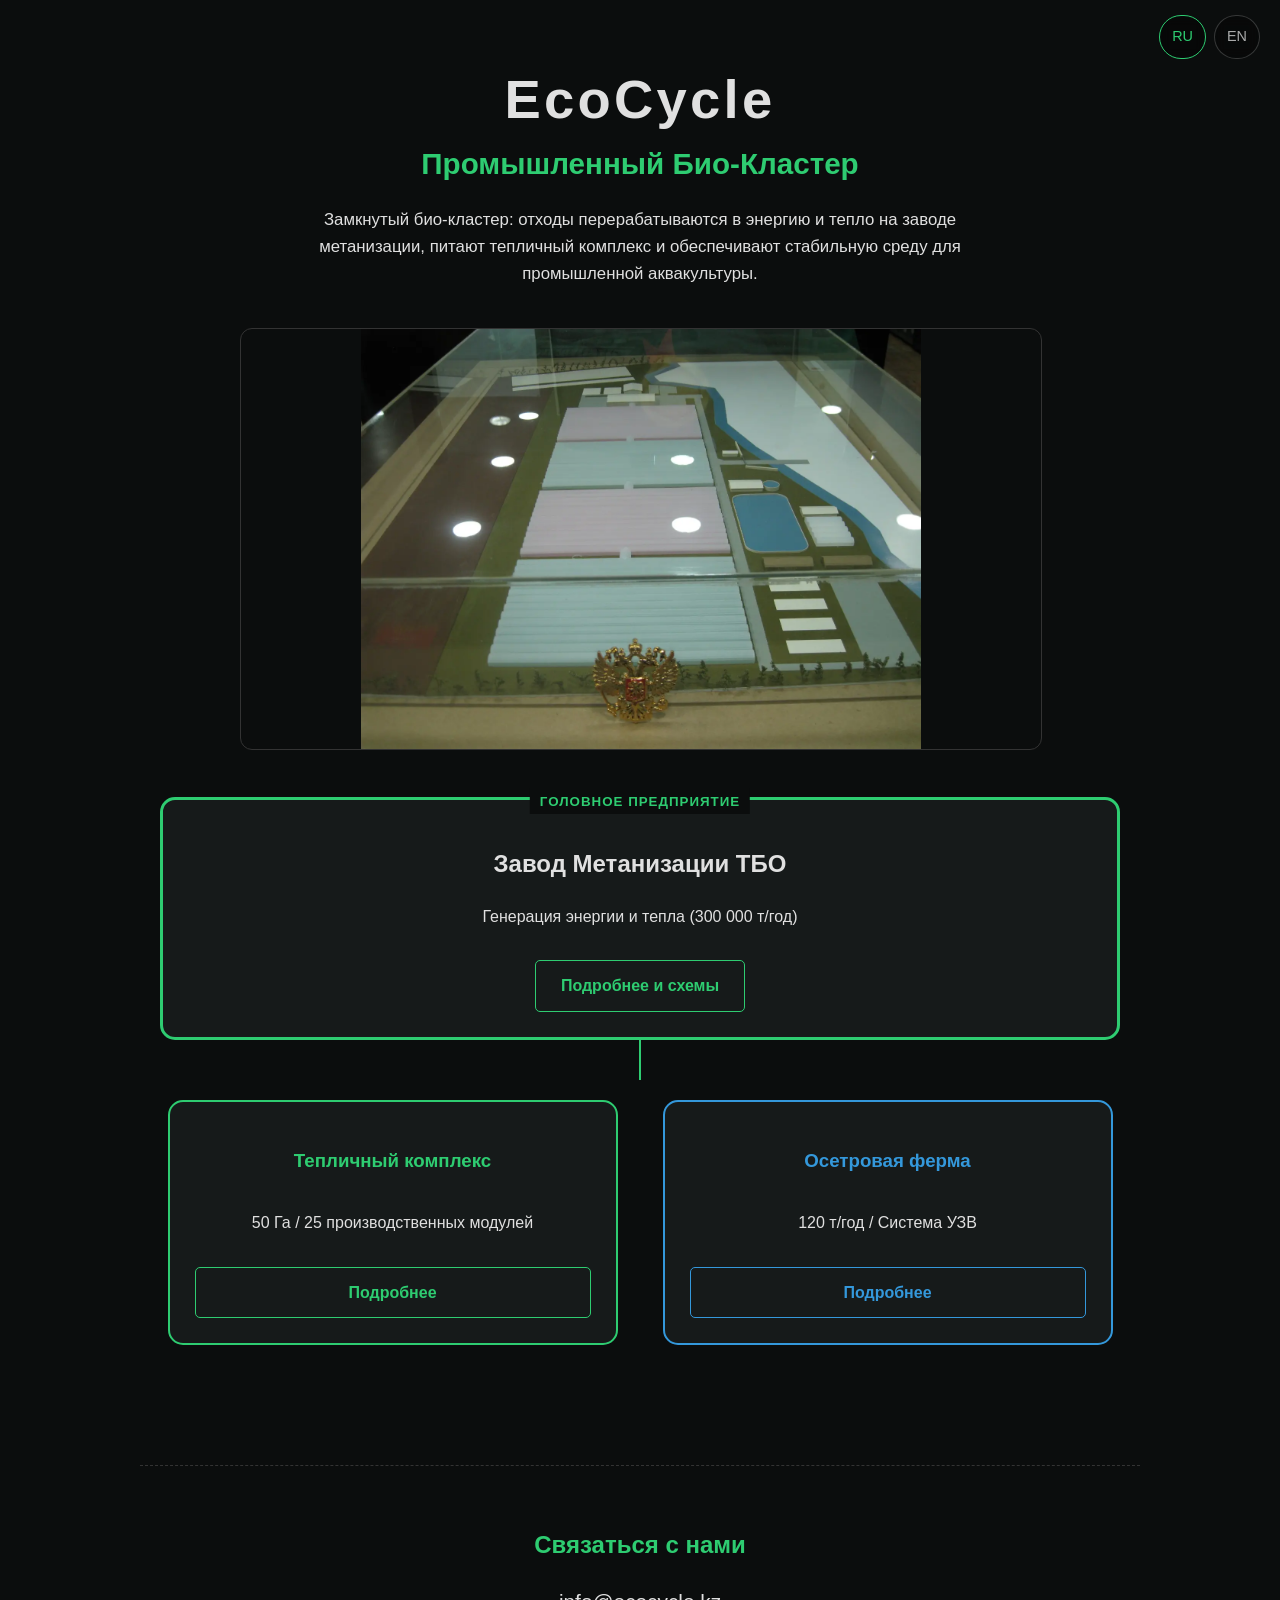
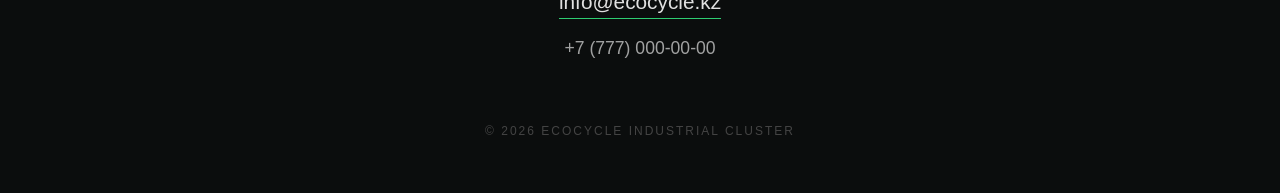
<file: index.html>
<!DOCTYPE html>
<html lang="ru">
<head>
    <meta charset="UTF-8">
    <meta name="viewport" content="width=device-width, initial-scale=1.0">
    <title>EcoCycle | Промышленный Био-Кластер</title>
    <meta name="description" content="Инновационная экосистема: завод метанизации ТБО, тепличный комплекс и осетровая ферма. Энергоэффективные технологии будущего.">
    <meta name="robots" content="index, follow, max-image-preview:large">
    <meta name="googlebot" content="index, follow">
    <meta name="yandex" content="index, follow">

    <link rel="canonical" href="https://alexudm.github.io/ecocycle/">
    <link rel="alternate" hreflang="ru" href="https://alexudm.github.io/ecocycle/">
    <link rel="alternate" hreflang="en" href="https://alexudm.github.io/ecocycle/en/">
    <link rel="alternate" hreflang="x-default" href="https://alexudm.github.io/ecocycle/">

    <meta property="og:type" content="website">
    <meta property="og:site_name" content="EcoCycle">
    <meta property="og:locale" content="ru_RU">
    <meta property="og:locale:alternate" content="en_US">
    <meta property="og:url" content="https://alexudm.github.io/ecocycle/">
    <meta property="og:title" content="EcoCycle | Био-Кластер будущего">
    <meta property="og:description" content="Комплекс переработки отходов в энергию и продукты питания.">
    <meta property="og:image" content="https://alexudm.github.io/ecocycle/plant_reactors.webp">

    <link rel="icon" type="image/x-icon" href="favicon.ico">
    <link rel="stylesheet" href="style.css">
    <script type="application/ld+json">
    {
      "@context": "https://schema.org",
      "@graph": [
        {
          "@type": "Organization",
          "@id": "https://alexudm.github.io/ecocycle/#organization",
          "name": "EcoCycle",
          "url": "https://alexudm.github.io/ecocycle/",
          "logo": "https://alexudm.github.io/ecocycle/favicon.ico",
          "email": "info@ecocycle.kz",
          "description": "Промышленный био-кластер: завод метанизации ТБО, тепличный комплекс и осетровая ферма."
        },
        {
          "@type": "WebSite",
          "@id": "https://alexudm.github.io/ecocycle/#website",
          "url": "https://alexudm.github.io/ecocycle/",
          "name": "EcoCycle | Промышленный Био-Кластер",
          "inLanguage": ["ru", "en"],
          "publisher": { "@id": "https://alexudm.github.io/ecocycle/#organization" }
        },
        {
          "@type": "WebPage",
          "@id": "https://alexudm.github.io/ecocycle/#webpage",
          "url": "https://alexudm.github.io/ecocycle/",
          "name": "EcoCycle | Промышленный Био-Кластер",
          "isPartOf": { "@id": "https://alexudm.github.io/ecocycle/#website" },
          "inLanguage": "ru",
          "description": "Инновационная экосистема: завод метанизации ТБО, тепличный комплекс и осетровая ферма."
        }
      ]
    }
    </script>
</head>
<body>
    <header class="site-header">
        <nav class="lang-switch" aria-label="Выбор языка">
            <a href="index.html" class="active" aria-current="page">RU</a>
            <a href="en/index.html">EN</a>
        </nav>
    </header>

    <main class="container">
        <p class="brand reveal">EcoCycle</p>
        <h1 class="page-title reveal">Промышленный Био-Кластер</h1>
        <p class="page-intro reveal">Замкнутый био-кластер: отходы перерабатываются в энергию и тепло на заводе метанизации, питают тепличный комплекс и обеспечивают стабильную среду для промышленной аквакультуры.</p>

        <figure class="cluster-diagram reveal">
            <img src="layout_model.webp" alt="Схема био-кластера: завод метанизации, тепличный комплекс и осетровая ферма в единой экосистеме" loading="lazy">
        </figure>

        <div class="node node-main theme-plant reveal">
            <div class="node-badge">
                <small>ГОЛОВНОЕ ПРЕДПРИЯТИЕ</small>
            </div>
            <h2>Завод Метанизации ТБО</h2>
            <p>Генерация энергии и тепла (300 000 т/год)</p>
            <a href="plant.html" class="btn-more">Подробнее и схемы</a>
        </div>

        <div class="line reveal"></div>

        <div class="branch-container">
            <div class="node node-branch theme-plant reveal">
                <h3>Тепличный комплекс</h3>
                <p>50 Га / 25 производственных модулей</p>
                <a href="greenhouse.html" class="btn-more">Подробнее</a>
            </div>

            <div class="node node-branch theme-fish reveal">
                <h3>Осетровая ферма</h3>
                <p>120 т/год / Система УЗВ</p>
                <a href="fish.html" class="btn-more btn-accent">Подробнее</a>
            </div>
        </div>
    </main>

    <footer id="contacts" class="container contacts reveal">
        <h2>Связаться с нами</h2>
        <div class="contact-links">
            <a href="mailto:info@ecocycle.kz" class="contact-link contact-link-email">info@ecocycle.kz</a>
            <a href="tel:+77770000000" class="contact-link contact-link-phone">+7 (777) 000-00-00</a>
        </div>
        <p class="footer-copy">© 2026 EcoCycle Industrial Cluster</p>
    </footer>

    <script src="script.js"></script>
</body>
</html>
</file>
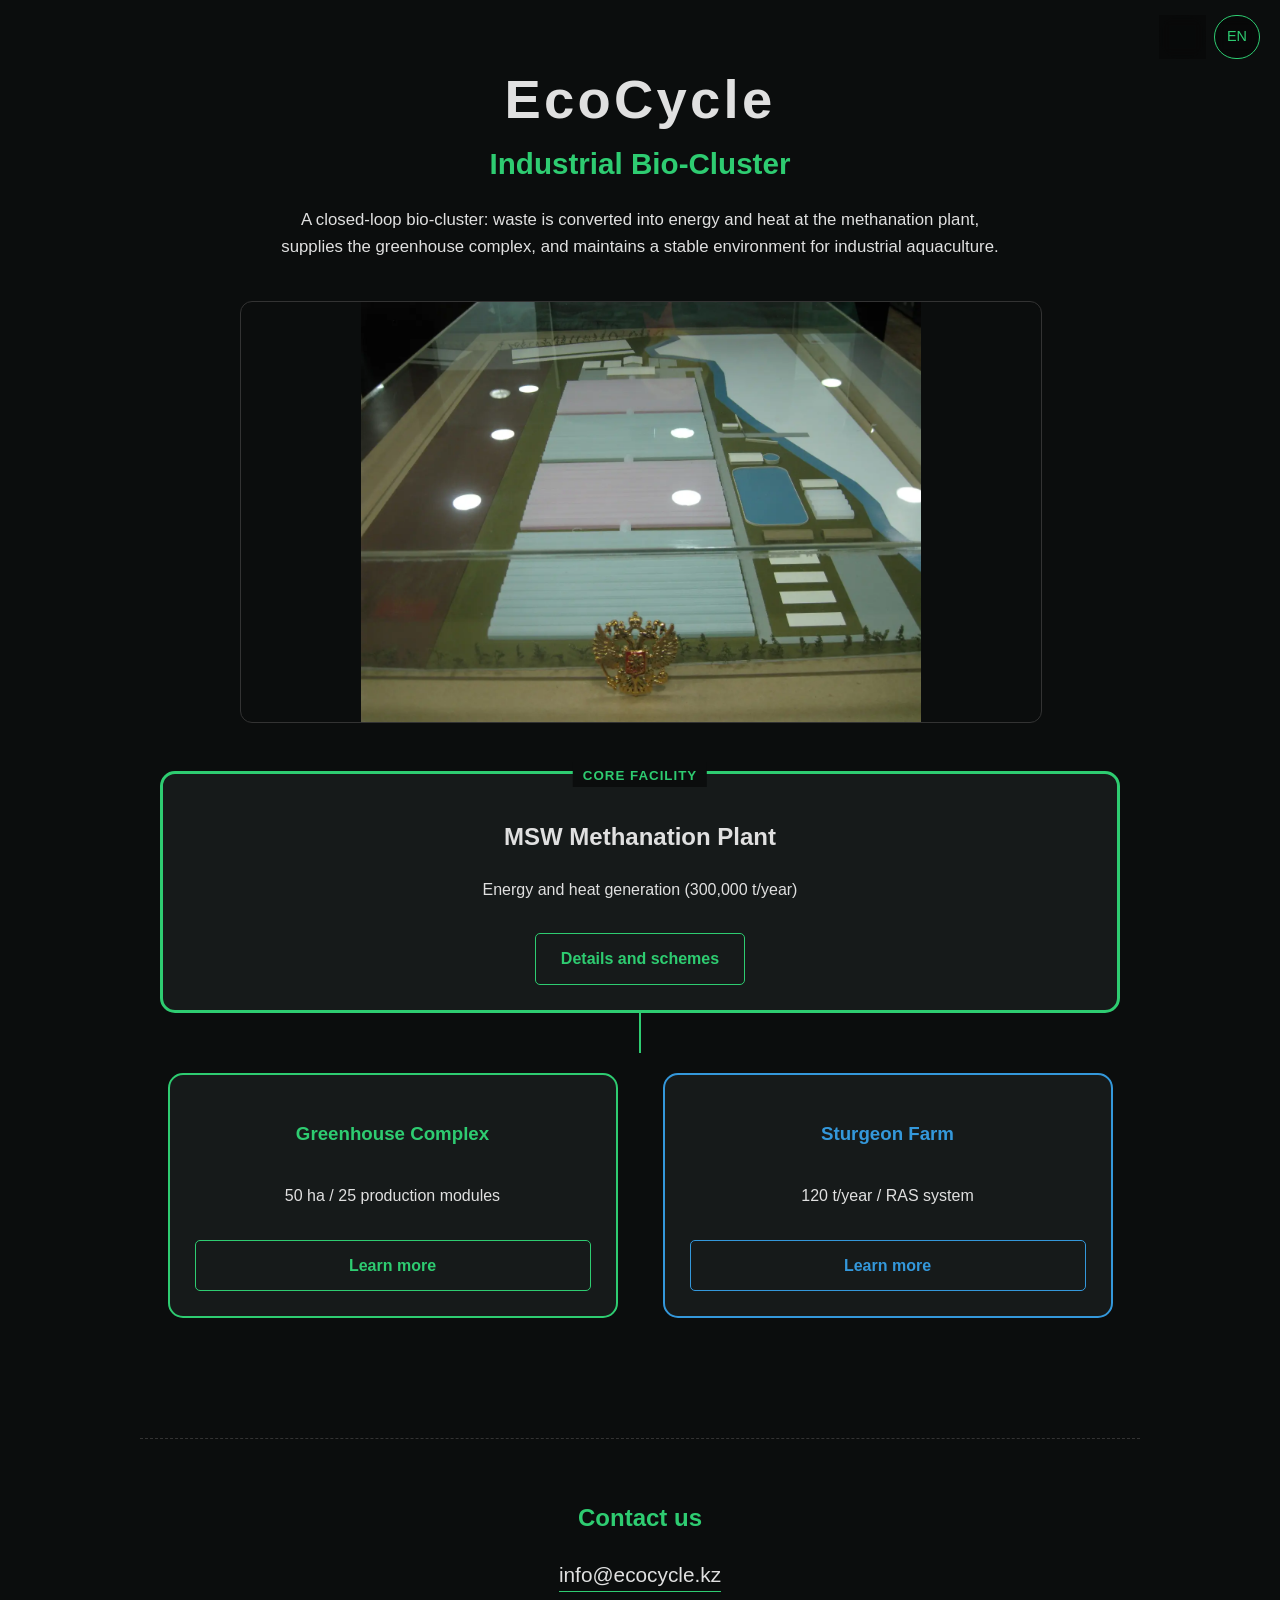
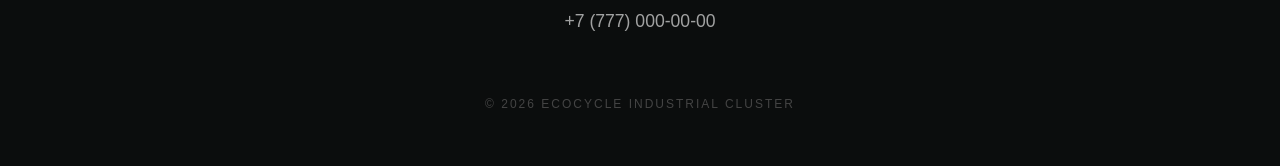
<file: en/index.html>
<!DOCTYPE html>
<html lang="en">
<head>
    <meta charset="UTF-8">
    <meta name="viewport" content="width=device-width, initial-scale=1.0">
    <title>EcoCycle | Industrial Bio-Cluster</title>
    <meta name="description" content="An integrated ecosystem: MSW methanation plant, high-tech greenhouse complex, and sturgeon farm. Energy-efficient technologies for a circular bioeconomy.">
    <meta name="robots" content="index, follow, max-image-preview:large">
    <meta name="googlebot" content="index, follow">
    <meta name="yandex" content="index, follow">

    <link rel="canonical" href="https://alexudm.github.io/ecocycle/en/">
    <link rel="alternate" hreflang="en" href="https://alexudm.github.io/ecocycle/en/">
    <link rel="alternate" hreflang="ru" href="https://alexudm.github.io/ecocycle/">
    <link rel="alternate" hreflang="x-default" href="https://alexudm.github.io/ecocycle/">

    <meta property="og:type" content="website">
    <meta property="og:site_name" content="EcoCycle">
    <meta property="og:locale" content="en_US">
    <meta property="og:locale:alternate" content="ru_RU">
    <meta property="og:url" content="https://alexudm.github.io/ecocycle/en/">
    <meta property="og:title" content="EcoCycle | Bio-Cluster of the Future">
    <meta property="og:description" content="Turning waste into energy and food within one industrial cluster.">
    <meta property="og:image" content="https://alexudm.github.io/ecocycle/plant_reactors.webp">

    <link rel="icon" type="image/x-icon" href="../favicon.ico">
    <link rel="stylesheet" href="../style.css">
    <script type="application/ld+json">
    {
      "@context": "https://schema.org",
      "@graph": [
        {
          "@type": "Organization",
          "@id": "https://alexudm.github.io/ecocycle/#organization",
          "name": "EcoCycle",
          "url": "https://alexudm.github.io/ecocycle/",
          "logo": "https://alexudm.github.io/ecocycle/favicon.ico",
          "email": "info@ecocycle.kz",
          "description": "Industrial bio-cluster: MSW methanation plant, greenhouse complex, and sturgeon farm."
        },
        {
          "@type": "WebSite",
          "@id": "https://alexudm.github.io/ecocycle/#website",
          "url": "https://alexudm.github.io/ecocycle/",
          "name": "EcoCycle | Industrial Bio-Cluster",
          "inLanguage": ["ru", "en"],
          "publisher": { "@id": "https://alexudm.github.io/ecocycle/#organization" }
        },
        {
          "@type": "WebPage",
          "@id": "https://alexudm.github.io/ecocycle/en/#webpage",
          "url": "https://alexudm.github.io/ecocycle/en/",
          "name": "EcoCycle | Industrial Bio-Cluster",
          "isPartOf": { "@id": "https://alexudm.github.io/ecocycle/#website" },
          "inLanguage": "en",
          "description": "An integrated ecosystem: MSW methanation plant, high-tech greenhouse complex, and sturgeon farm."
        }
      ]
    }
    </script>
</head>
<body>
    <header class="site-header">
        <nav class="lang-switch" aria-label="Language selection">
            <a href="../index.html">RU</a>
            <a href="index.html" class="active" aria-current="page">EN</a>
        </nav>
    </header>

    <main class="container">
        <p class="brand reveal">EcoCycle</p>
        <h1 class="page-title reveal">Industrial Bio-Cluster</h1>
        <p class="page-intro reveal">A closed-loop bio-cluster: waste is converted into energy and heat at the methanation plant, supplies the greenhouse complex, and maintains a stable environment for industrial aquaculture.</p>

        <figure class="cluster-diagram reveal">
            <img src="../layout_model.webp" alt="Bio-cluster layout: methanation plant, greenhouse complex, and sturgeon farm in one ecosystem" loading="lazy">
        </figure>

        <div class="node node-main theme-plant reveal">
            <div class="node-badge">
                <small>CORE FACILITY</small>
            </div>
            <h2>MSW Methanation Plant</h2>
            <p>Energy and heat generation (300,000 t/year)</p>
            <a href="plant.html" class="btn-more">Details and schemes</a>
        </div>

        <div class="line reveal"></div>

        <div class="branch-container">
            <div class="node node-branch theme-plant reveal">
                <h3>Greenhouse Complex</h3>
                <p>50 ha / 25 production modules</p>
                <a href="greenhouse.html" class="btn-more">Learn more</a>
            </div>

            <div class="node node-branch theme-fish reveal">
                <h3>Sturgeon Farm</h3>
                <p>120 t/year / RAS system</p>
                <a href="fish.html" class="btn-more btn-accent">Learn more</a>
            </div>
        </div>
    </main>

    <footer id="contacts" class="container contacts reveal">
        <h2>Contact us</h2>
        <div class="contact-links">
            <a href="mailto:info@ecocycle.kz" class="contact-link contact-link-email">info@ecocycle.kz</a>
            <a href="tel:+77770000000" class="contact-link contact-link-phone">+7 (777) 000-00-00</a>
        </div>
        <p class="footer-copy">© 2026 EcoCycle Industrial Cluster</p>
    </footer>

    <script src="../script.js"></script>
</body>
</html>
</file>
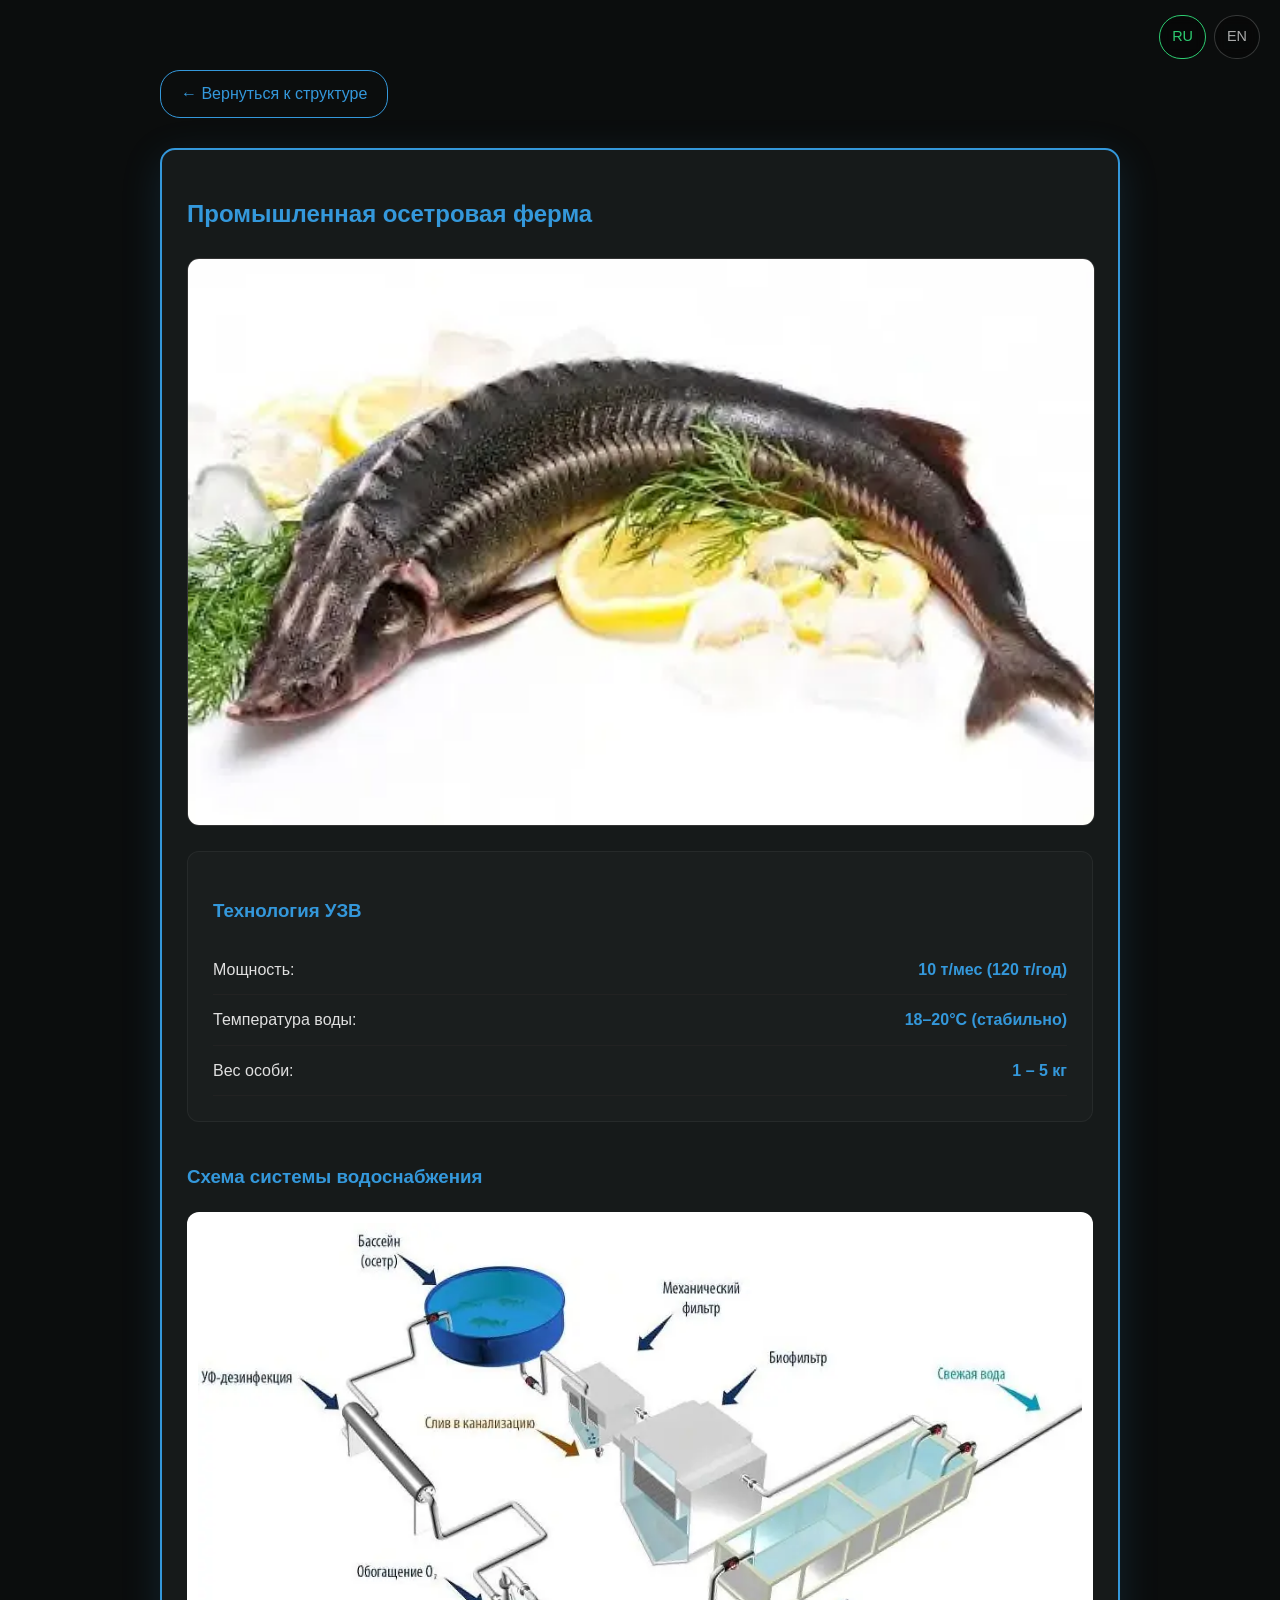
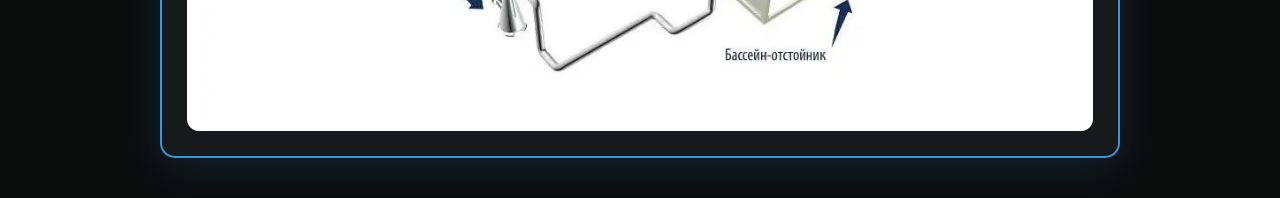
<file: fish.html>
<!DOCTYPE html>
<html lang="ru">
<head>
    <meta charset="UTF-8">
    <meta name="viewport" content="width=device-width, initial-scale=1.0">
    <title>Осетровая ферма | EcoCycle Аквакультура</title>
    <meta name="description" content="Производство 120 т/год осетра. Технология УЗВ с контролем среды.">
    <meta name="robots" content="index, follow, max-image-preview:large">
    <link rel="canonical" href="https://alexudm.github.io/ecocycle/fish.html">
    <link rel="alternate" hreflang="ru" href="https://alexudm.github.io/ecocycle/fish.html">
    <link rel="alternate" hreflang="en" href="https://alexudm.github.io/ecocycle/en/fish.html">
    <link rel="alternate" hreflang="x-default" href="https://alexudm.github.io/ecocycle/fish.html">
    <link rel="icon" type="image/x-icon" href="favicon.ico">
    <link rel="stylesheet" href="style.css">
</head>
<body>
    <header class="site-header">
        <nav class="lang-switch" aria-label="Выбор языка">
            <a href="fish.html" class="active" aria-current="page">RU</a>
            <a href="en/fish.html">EN</a>
        </nav>
    </header>

    <main class="container page-detail">
        <a href="index.html" class="back-link back-accent">← Вернуться к структуре</a>

        <article class="node theme-fish fish-accent">
            <h1 class="page-title">Промышленная осетровая ферма</h1>
            <div class="img-placeholder">
                <img src="sturgeon_main.webp" alt="Товарный осетр в бассейне замкнутой системы водоснабжения УЗВ" loading="lazy">
            </div>

            <div class="card">
                <h3>Технология УЗВ</h3>
                <ul class="spec-list">
                    <li>Мощность: <b>10 т/мес (120 т/год)</b></li>
                    <li>Температура воды: <b>18–20°C (стабильно)</b></li>
                    <li>Вес особи: <b>1 – 5 кг</b></li>
                </ul>
            </div>

            <h3 class="section-title">Схема системы водоснабжения</h3>
            <div class="card card-scheme">
                <img src="uzv_scheme.webp" alt="Схема замкнутой системы водоснабжения УЗВ: фильтрация, аэрация и рециркуляция воды между бассейнами" loading="lazy">
            </div>
        </article>
    </main>
    <script src="script.js"></script>
</body>
</html>
</file>
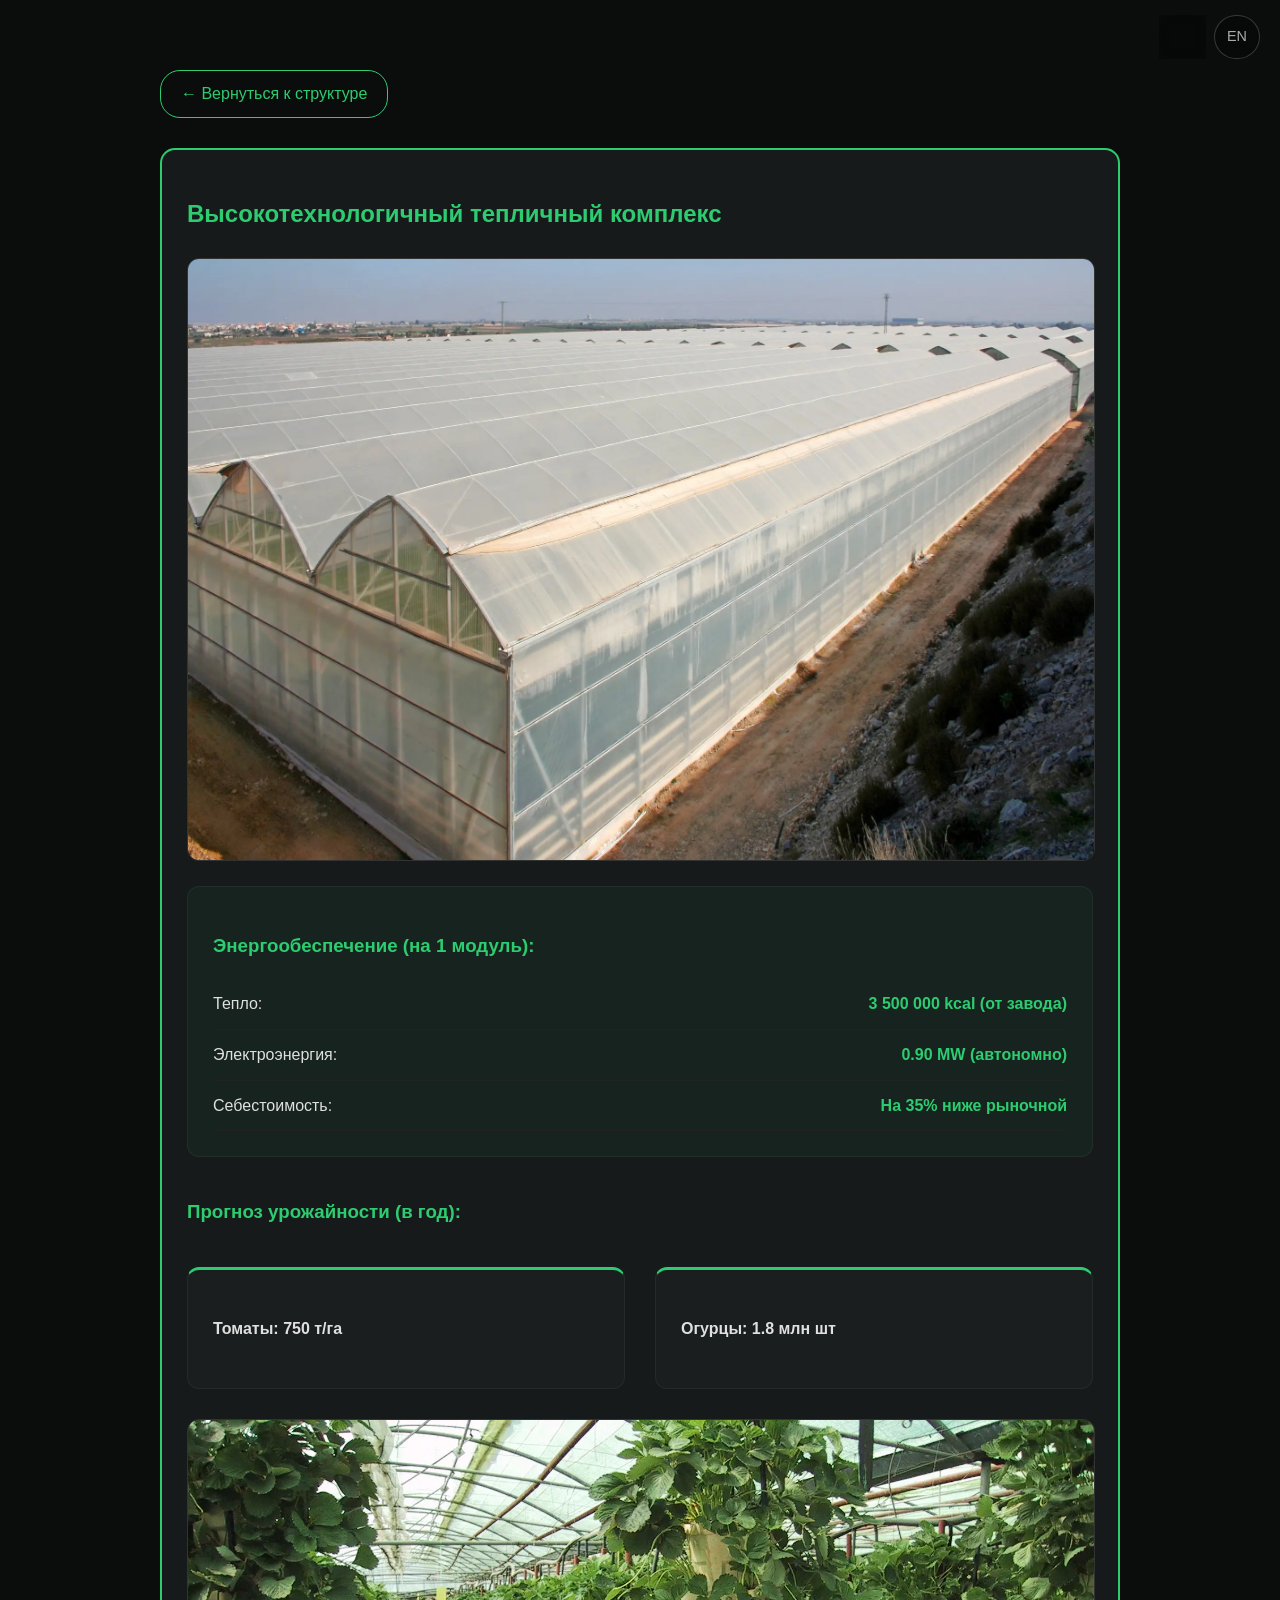
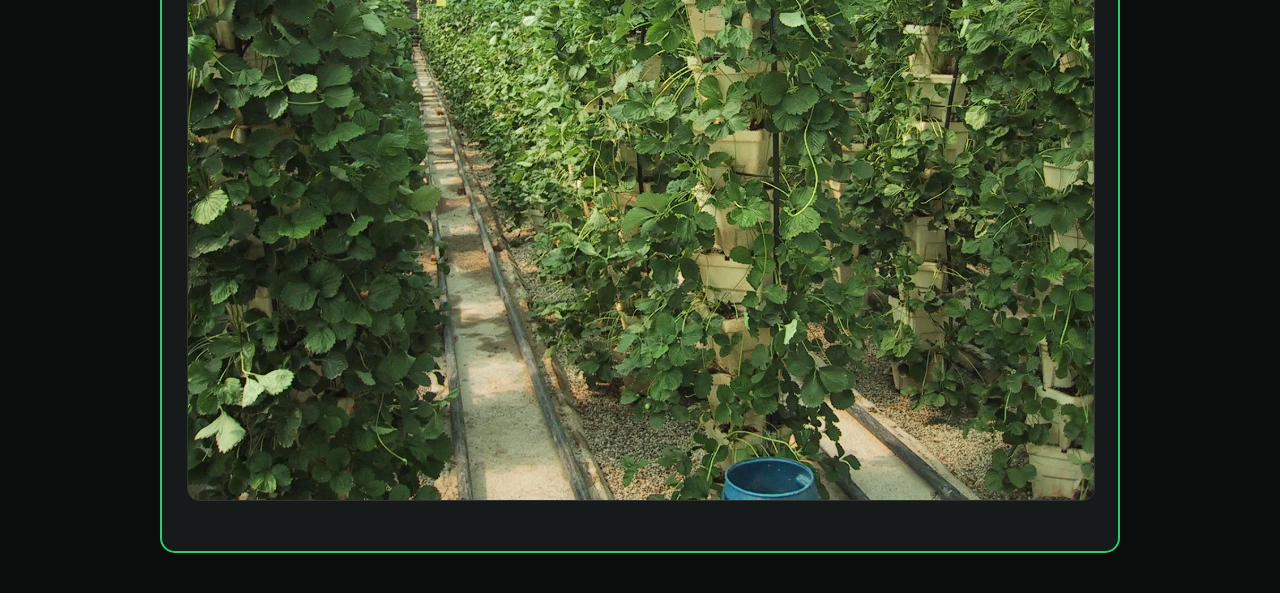
<file: greenhouse.html>
<!DOCTYPE html>
<html lang="ru">
<head>
    <meta charset="UTF-8">
    <meta name="viewport" content="width=device-width, initial-scale=1.0">
    <title>Тепличный комплекс | EcoCycle Агро</title>
    <meta name="description" content="50 гектаров теплиц пятого поколения. Нулевые затраты на тепло благодаря интеграции с заводом.">
    <meta name="robots" content="index, follow, max-image-preview:large">
    <link rel="canonical" href="https://alexudm.github.io/ecocycle/greenhouse.html">
    <link rel="alternate" hreflang="ru" href="https://alexudm.github.io/ecocycle/greenhouse.html">
    <link rel="alternate" hreflang="en" href="https://alexudm.github.io/ecocycle/en/greenhouse.html">
    <link rel="alternate" hreflang="x-default" href="https://alexudm.github.io/ecocycle/greenhouse.html">
    <link rel="icon" type="image/x-icon" href="favicon.ico">
    <link rel="stylesheet" href="style.css">
</head>
<body>
    <header class="site-header">
        <nav class="lang-switch" aria-label="Выбор языка">
            <a href="greenhouse.html" class="active" aria-current="page">RU</a>
            <a href="en/greenhouse.html">EN</a>
        </nav>
    </header>

    <main class="container page-detail">
        <a href="index.html" class="back-link">← Вернуться к структуре</a>

        <article class="node theme-plant">
            <h1 class="page-title">Высокотехнологичный тепличный комплекс</h1>
            <div class="img-placeholder">
                <img src="greenhouse_view.webp" alt="Панорамный вид тепличного комплекса площадью 50 гектаров с модульной структурой" loading="lazy">
            </div>

            <div class="card card-highlight">
                <h3>Энергообеспечение (на 1 модуль):</h3>
                <ul class="spec-list">
                    <li>Тепло: <b>3 500 000 kcal (от завода)</b></li>
                    <li>Электроэнергия: <b>0.90 MW (автономно)</b></li>
                    <li>Себестоимость: <b>На 35% ниже рыночной</b></li>
                </ul>
            </div>

            <h3 class="section-title">Прогноз урожайности (в год):</h3>
            <div class="branch-container">
                <div class="card card-stat">
                    <h4>Томаты: 750 т/га</h4>
                </div>
                <div class="card card-stat">
                    <h4>Огурцы: 1.8 млн шт</h4>
                </div>
            </div>

            <div class="img-placeholder img-placeholder-spaced">
                <img src="strawberry_tech.webp" alt="Многоярусная гидропонная система выращивания клубники в тепличном модуле" loading="lazy">
            </div>
        </article>
    </main>
    <script src="script.js"></script>
</body>
</html>
</file>
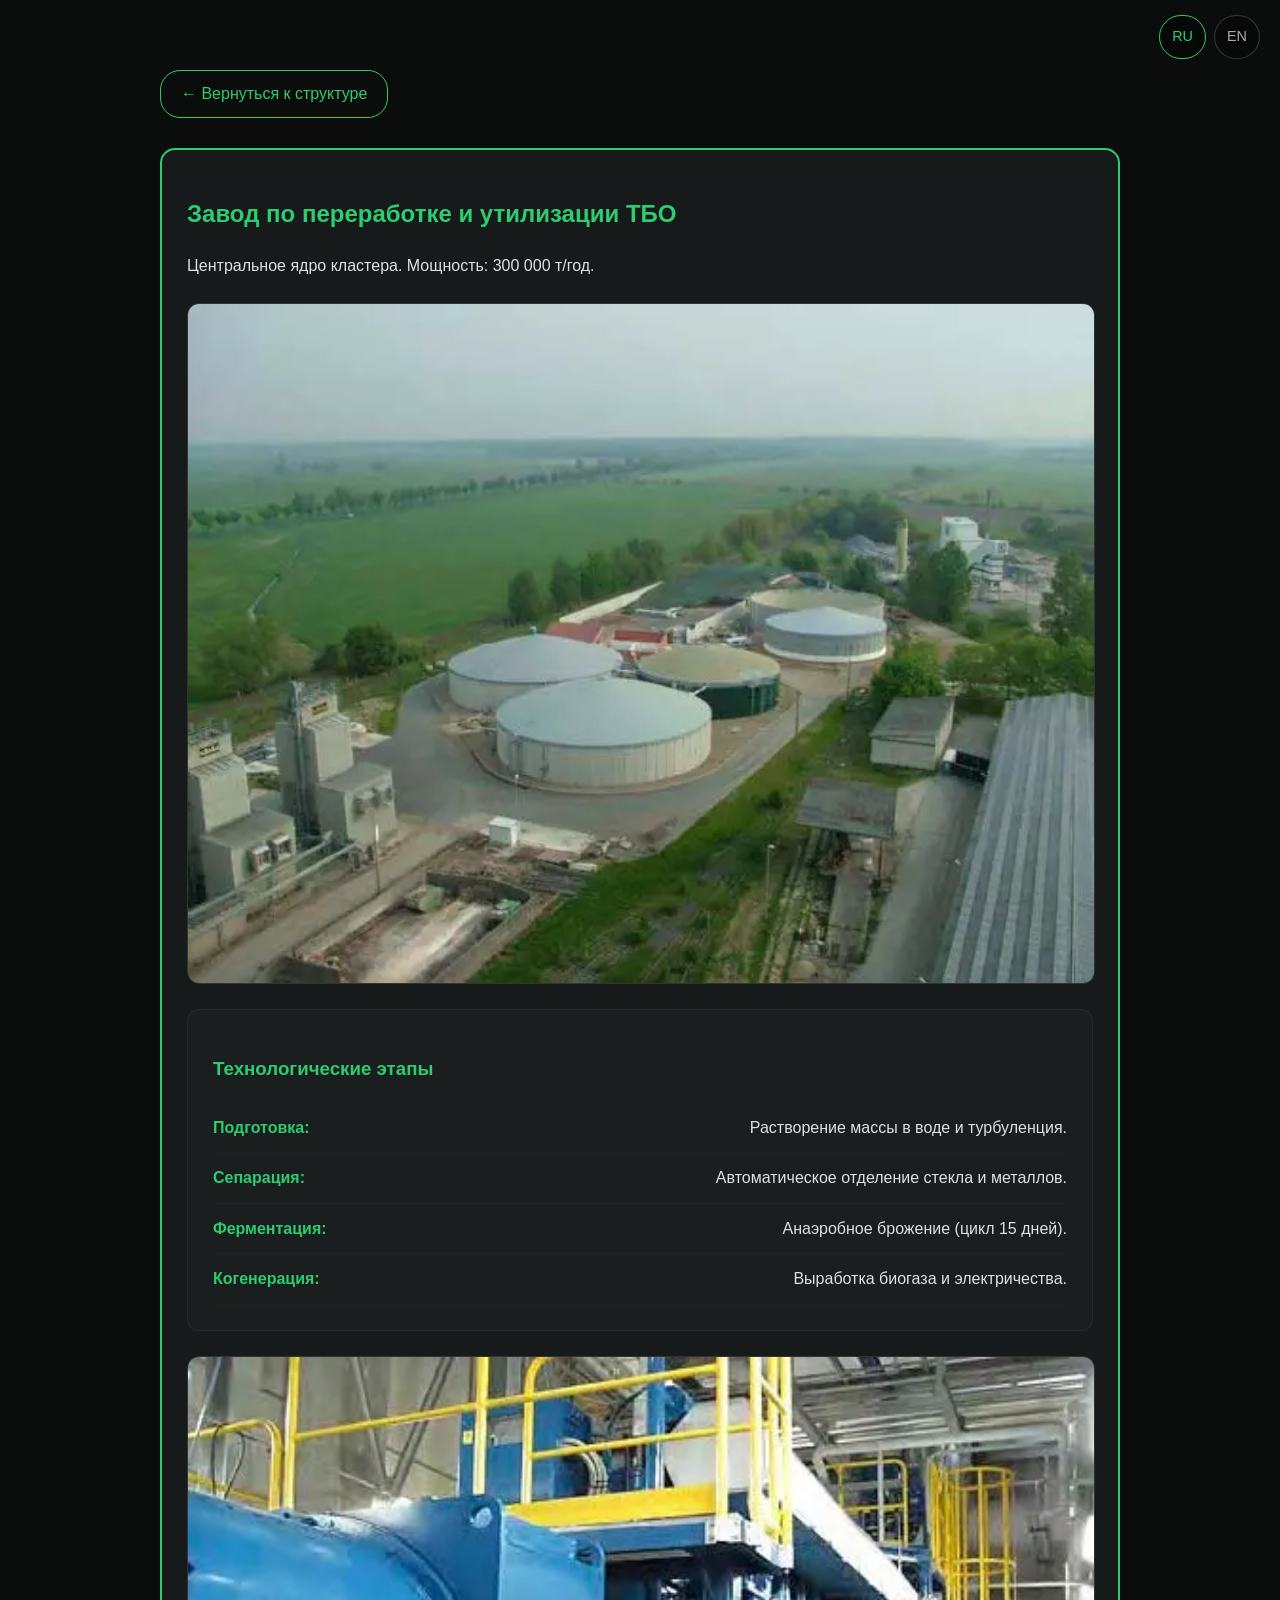
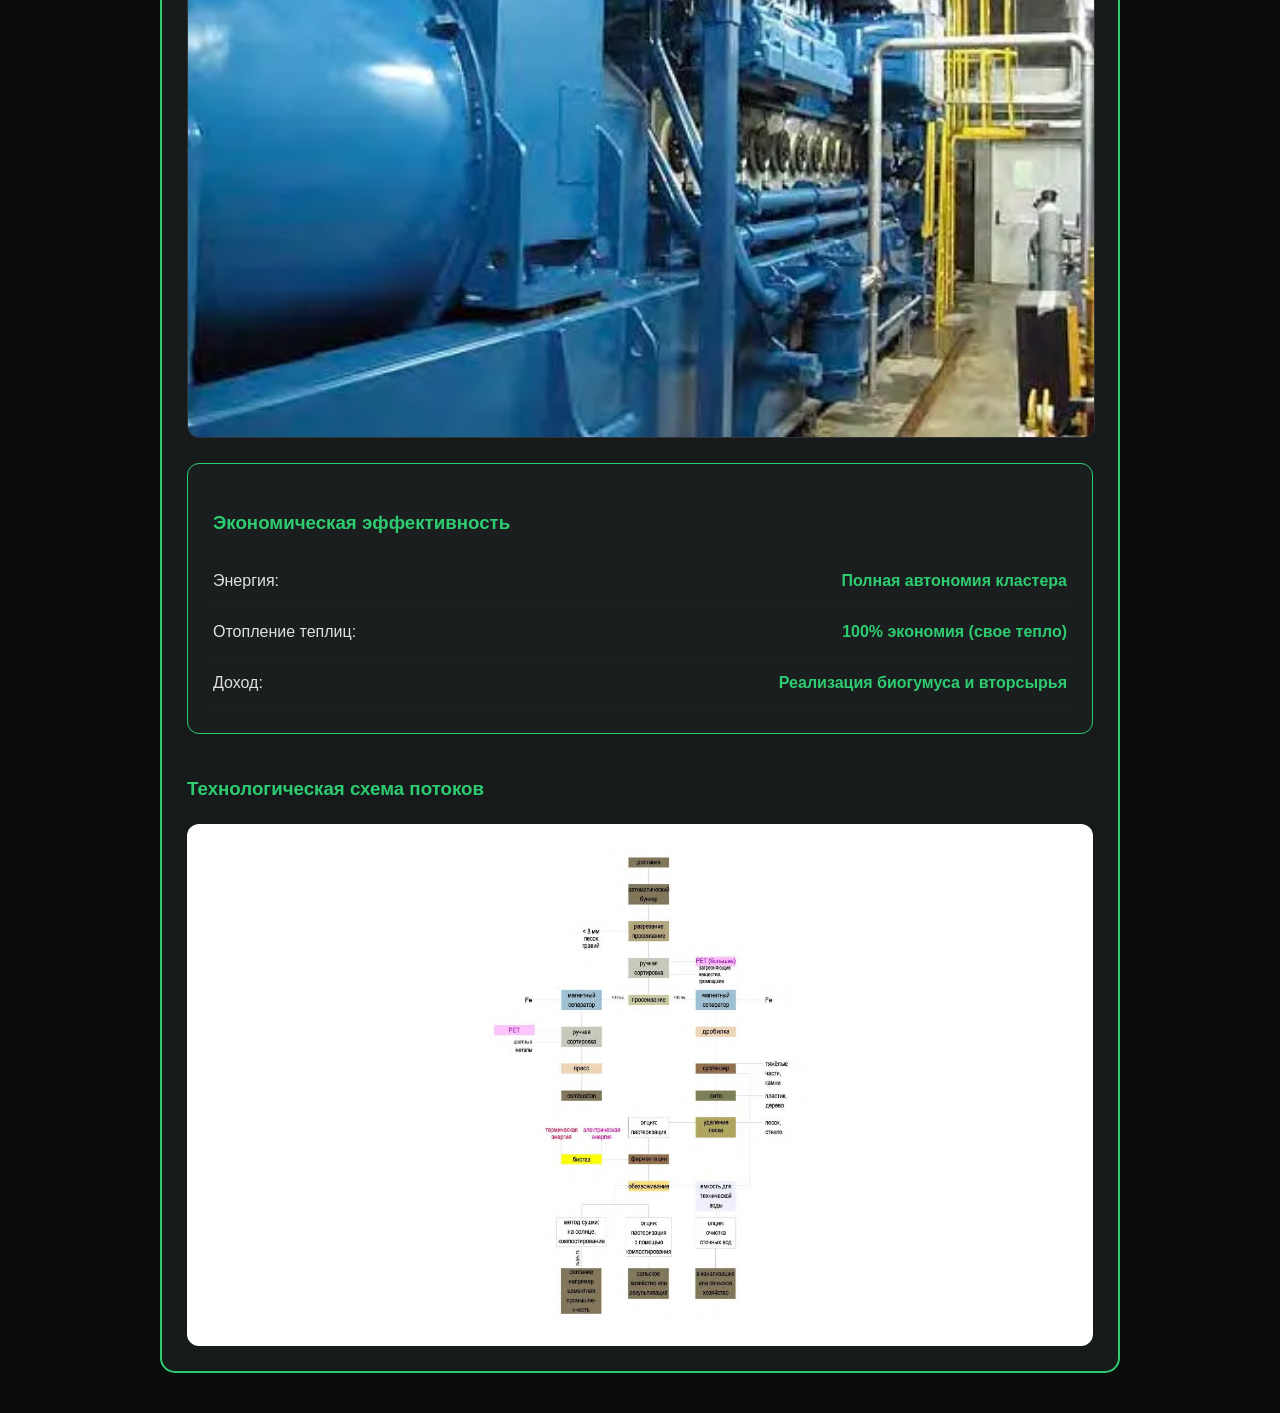
<file: plant.html>
<!DOCTYPE html>
<html lang="ru">
<head>
    <meta charset="UTF-8">
    <meta name="viewport" content="width=device-width, initial-scale=1.0">
    <title>Завод Метанизации | Технологии EcoCycle</title>
    <meta name="description" content="Переработка ТБО в биогаз и электроэнергию за 15 дней. Герметичная технология без запаха и шума.">
    <meta name="robots" content="index, follow, max-image-preview:large">
    <link rel="canonical" href="https://alexudm.github.io/ecocycle/plant.html">
    <link rel="alternate" hreflang="ru" href="https://alexudm.github.io/ecocycle/plant.html">
    <link rel="alternate" hreflang="en" href="https://alexudm.github.io/ecocycle/en/plant.html">
    <link rel="alternate" hreflang="x-default" href="https://alexudm.github.io/ecocycle/plant.html">
    <link rel="icon" type="image/x-icon" href="favicon.ico">
    <link rel="stylesheet" href="style.css">
</head>
<body>
    <header class="site-header">
        <nav class="lang-switch" aria-label="Выбор языка">
            <a href="plant.html" class="active" aria-current="page">RU</a>
            <a href="en/plant.html">EN</a>
        </nav>
    </header>

    <main class="container page-detail">
        <a href="index.html" class="back-link">← Вернуться к структуре</a>

        <article class="node theme-plant">
            <h1 class="page-title">Завод по переработке и утилизации ТБО</h1>
            <p>Центральное ядро кластера. Мощность: 300 000 т/год.</p>

            <div class="img-placeholder">
                <img src="plant_reactors.webp" alt="Промышленный комплекс герметичных биореакторов для анаэробной переработки ТБО" loading="lazy">
            </div>

            <div class="card">
                <h3>Технологические этапы</h3>
                <ul class="spec-list">
                    <li><b>Подготовка:</b> Растворение массы в воде и турбуленция.</li>
                    <li><b>Сепарация:</b> Автоматическое отделение стекла и металлов.</li>
                    <li><b>Ферментация:</b> Анаэробное брожение (цикл 15 дней).</li>
                    <li><b>Когенерация:</b> Выработка биогаза и электричества.</li>
                </ul>
            </div>

            <div class="img-placeholder img-placeholder-compact">
                <img src="cogen_engine.webp" alt="Когенерационная установка для выработки электроэнергии и тепла из биогаза" loading="lazy">
            </div>

            <div class="card card-accent-border">
                <h3>Экономическая эффективность</h3>
                <ul class="spec-list">
                    <li>Энергия: <b>Полная автономия кластера</b></li>
                    <li>Отопление теплиц: <b>100% экономия (свое тепло)</b></li>
                    <li>Доход: <b>Реализация биогумуса и вторсырья</b></li>
                </ul>
            </div>

            <h3 class="section-title">Технологическая схема потоков</h3>
            <div class="card card-scheme">
                <img src="flow_scheme.webp" alt="Технологическая схема потоков: от приема ТБО до выработки биогаза, электроэнергии и биогумуса" loading="lazy">
            </div>
        </article>
    </main>
    <script src="script.js"></script>
</body>
</html>
</file>
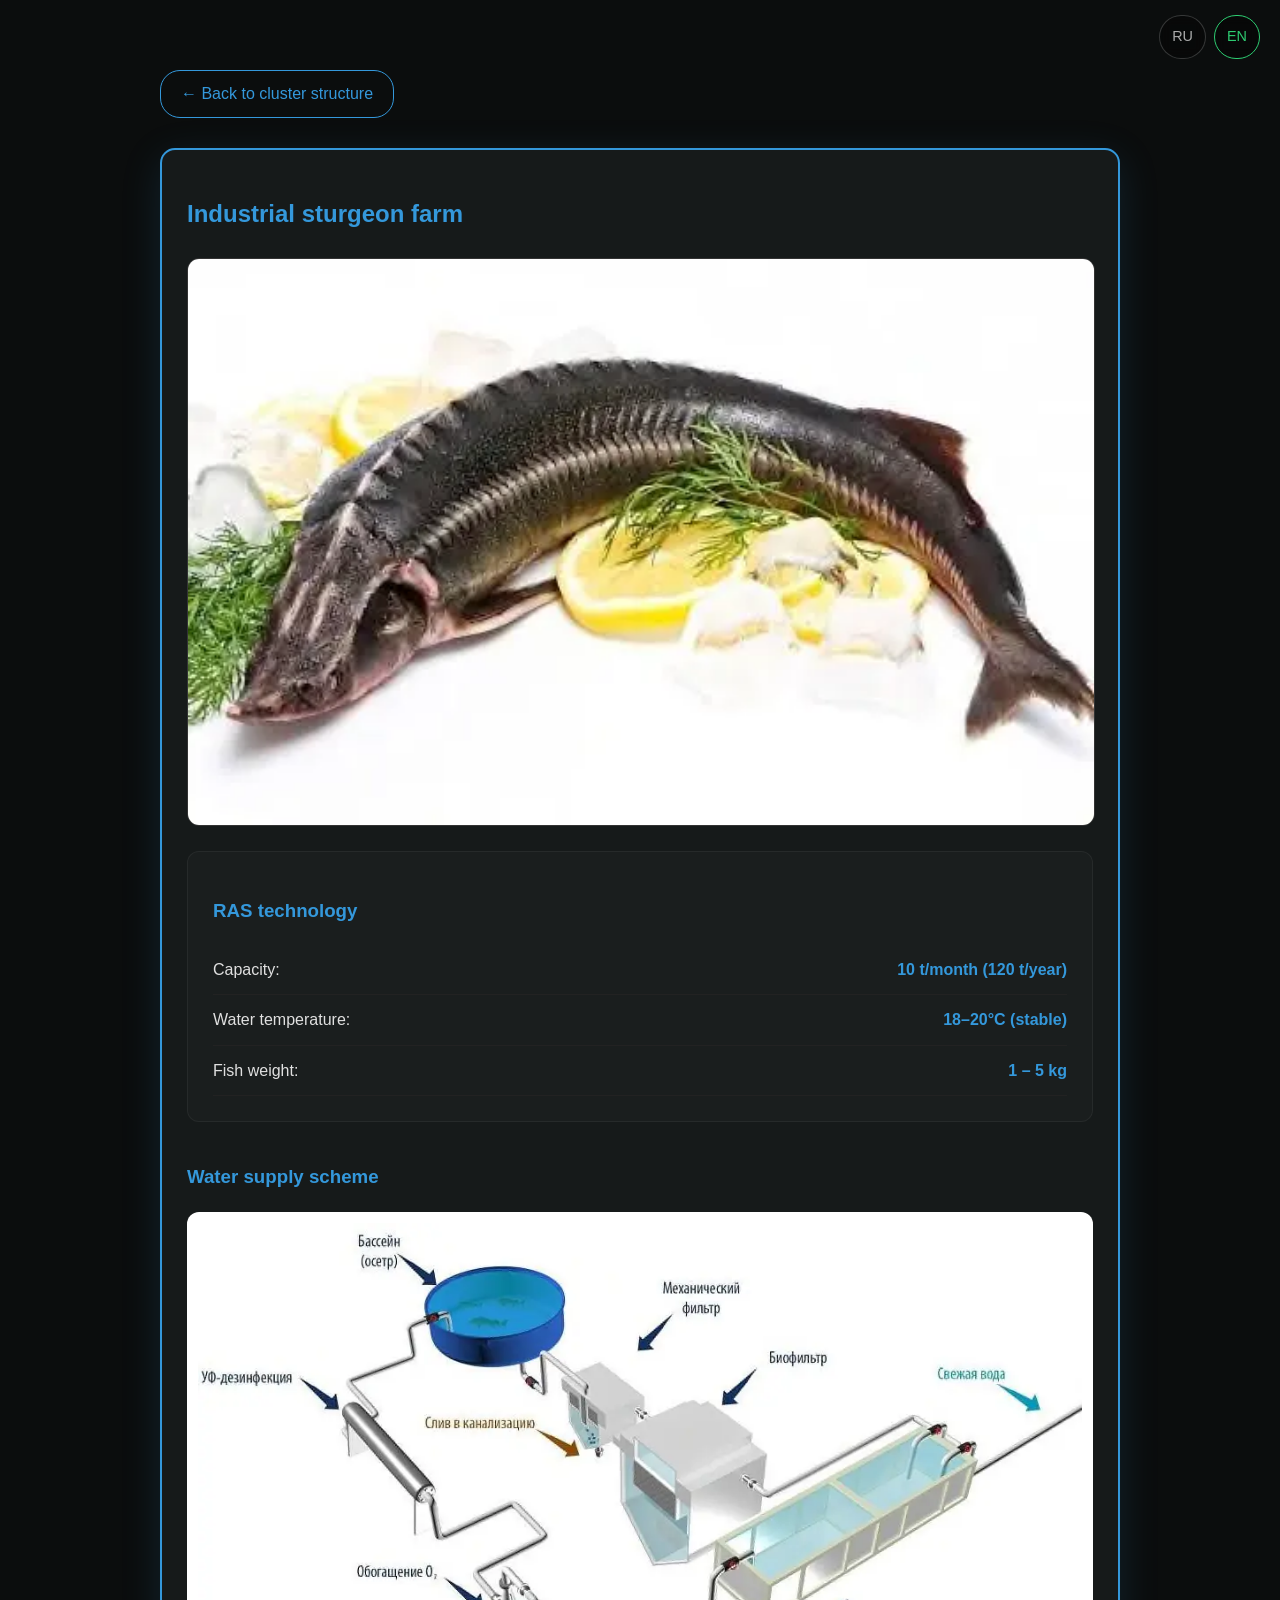
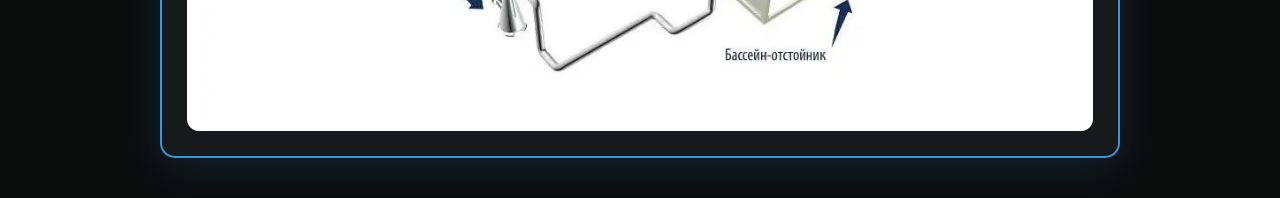
<file: en/fish.html>
<!DOCTYPE html>
<html lang="en">
<head>
    <meta charset="UTF-8">
    <meta name="viewport" content="width=device-width, initial-scale=1.0">
    <title>Sturgeon Farm | EcoCycle Aquaculture</title>
    <meta name="description" content="120 t/year of sturgeon production. RAS technology with controlled environment.">
    <meta name="robots" content="index, follow, max-image-preview:large">
    <link rel="canonical" href="https://alexudm.github.io/ecocycle/en/fish.html">
    <link rel="alternate" hreflang="en" href="https://alexudm.github.io/ecocycle/en/fish.html">
    <link rel="alternate" hreflang="ru" href="https://alexudm.github.io/ecocycle/fish.html">
    <link rel="alternate" hreflang="x-default" href="https://alexudm.github.io/ecocycle/fish.html">
    <link rel="icon" type="image/x-icon" href="../favicon.ico">
    <link rel="stylesheet" href="../style.css">
</head>
<body>
    <header class="site-header">
        <nav class="lang-switch" aria-label="Language selection">
            <a href="../fish.html">RU</a>
            <a href="fish.html" class="active" aria-current="page">EN</a>
        </nav>
    </header>

    <main class="container page-detail">
        <a href="index.html" class="back-link back-accent">← Back to cluster structure</a>

        <article class="node theme-fish fish-accent">
            <h1 class="page-title">Industrial sturgeon farm</h1>
            <div class="img-placeholder">
                <img src="../sturgeon_main.webp" alt="Market-size sturgeon in a recirculating aquaculture system (RAS) tank" loading="lazy">
            </div>

            <div class="card">
                <h3>RAS technology</h3>
                <ul class="spec-list">
                    <li>Capacity: <b>10 t/month (120 t/year)</b></li>
                    <li>Water temperature: <b>18–20°C (stable)</b></li>
                    <li>Fish weight: <b>1 – 5 kg</b></li>
                </ul>
            </div>

            <h3 class="section-title">Water supply scheme</h3>
            <div class="card card-scheme">
                <img src="../uzv_scheme.webp" alt="RAS water scheme: filtration, aeration, and recirculation between tanks" loading="lazy">
            </div>
        </article>
    </main>
    <script src="../script.js"></script>
</body>
</html>
</file>
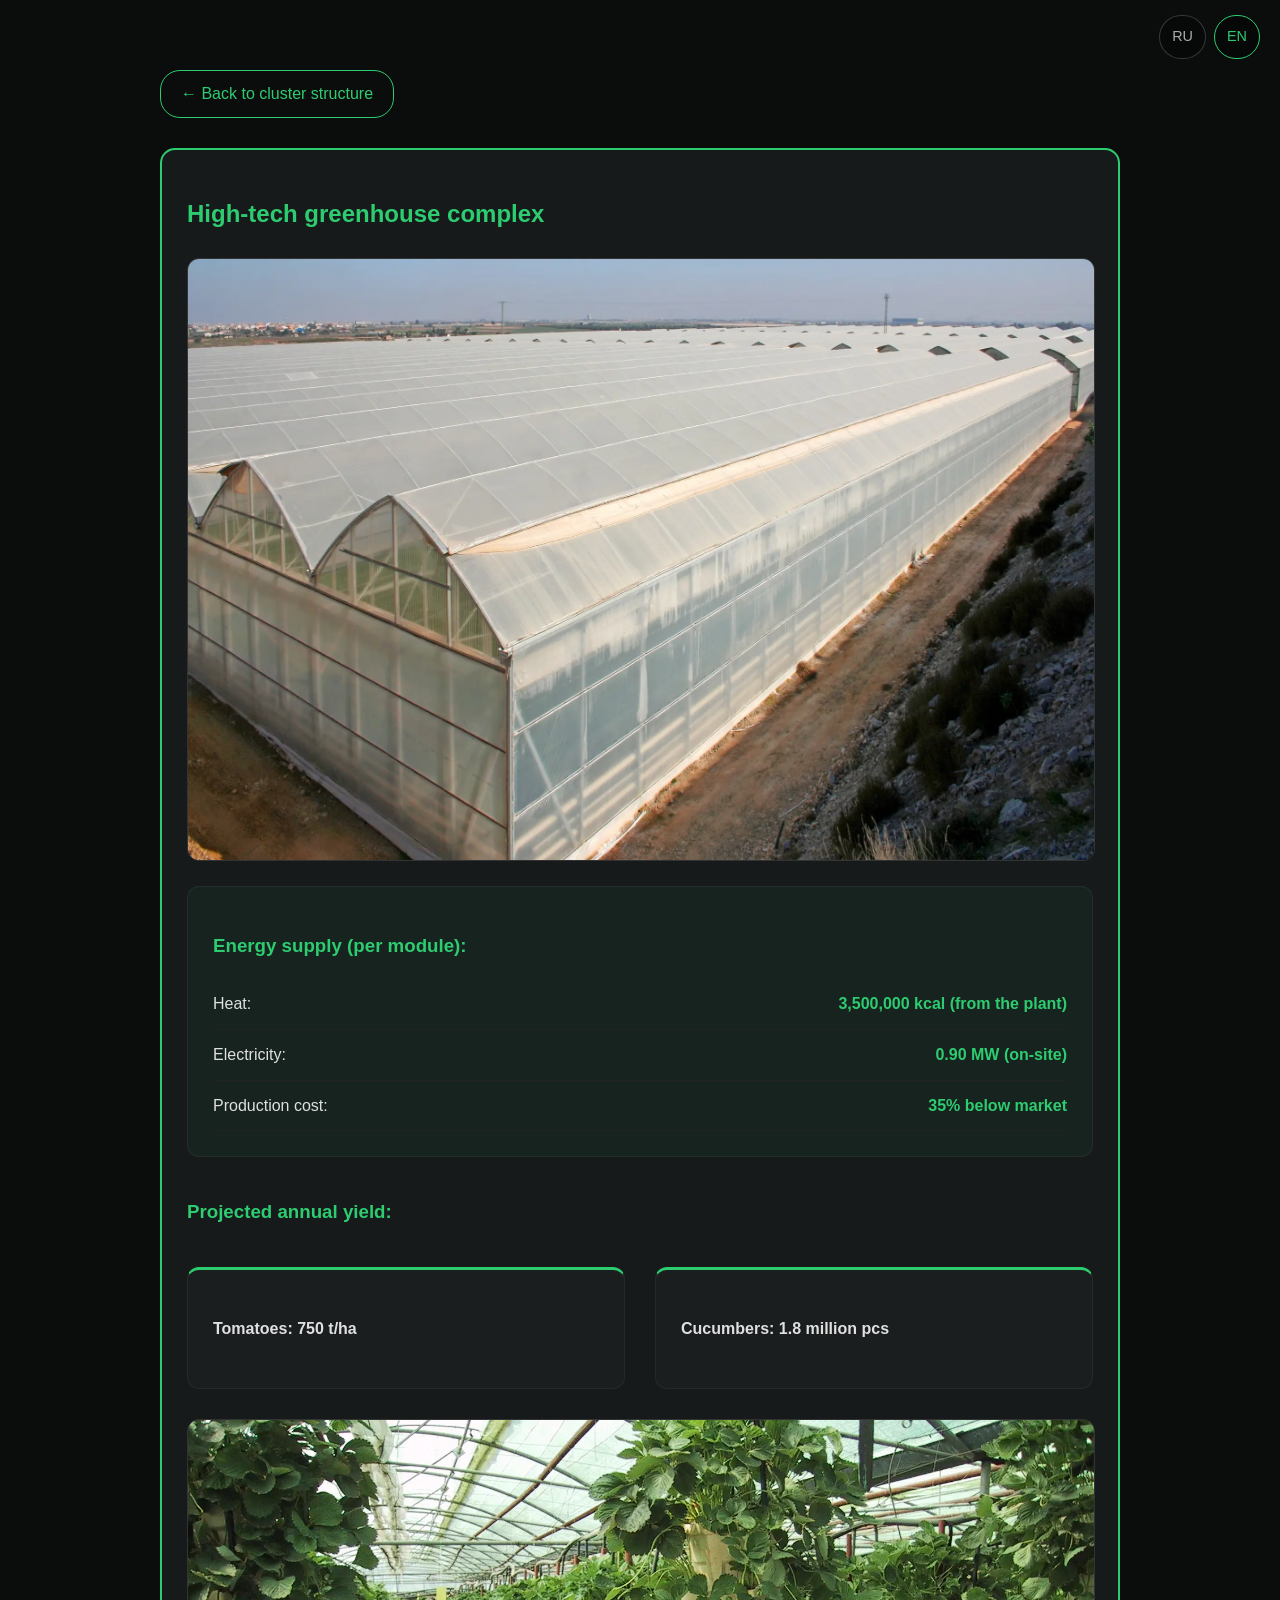
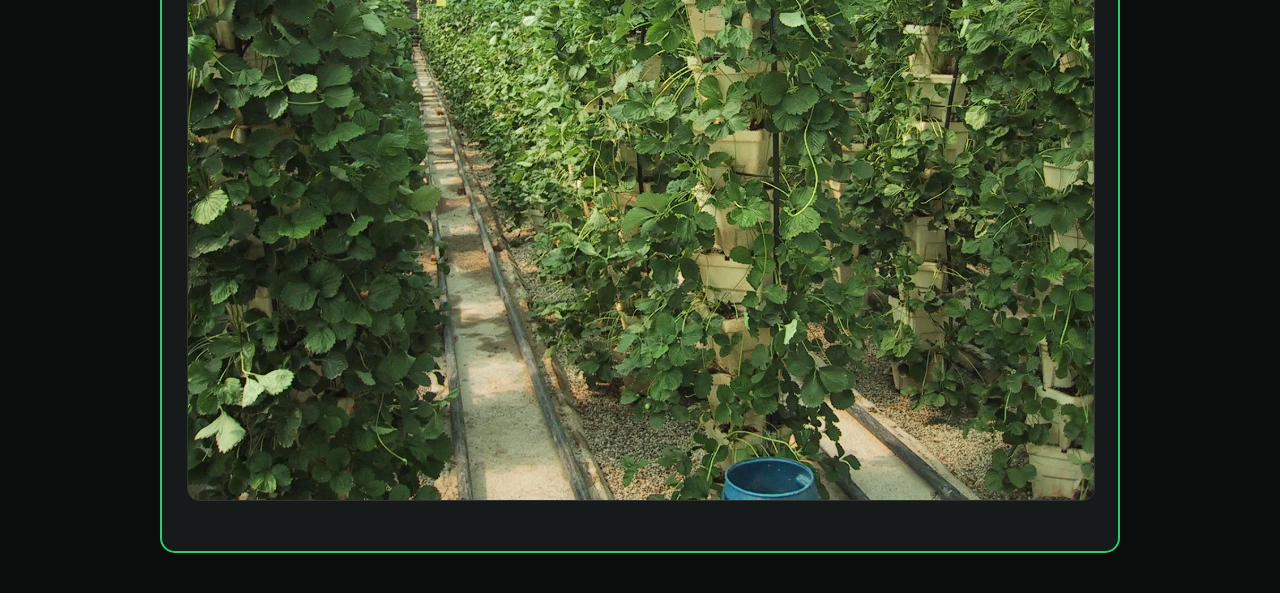
<file: en/greenhouse.html>
<!DOCTYPE html>
<html lang="en">
<head>
    <meta charset="UTF-8">
    <meta name="viewport" content="width=device-width, initial-scale=1.0">
    <title>Greenhouse Complex | EcoCycle Agro</title>
    <meta name="description" content="50 hectares of fifth-generation greenhouses. Zero heating costs thanks to integration with the plant.">
    <meta name="robots" content="index, follow, max-image-preview:large">
    <link rel="canonical" href="https://alexudm.github.io/ecocycle/en/greenhouse.html">
    <link rel="alternate" hreflang="en" href="https://alexudm.github.io/ecocycle/en/greenhouse.html">
    <link rel="alternate" hreflang="ru" href="https://alexudm.github.io/ecocycle/greenhouse.html">
    <link rel="alternate" hreflang="x-default" href="https://alexudm.github.io/ecocycle/greenhouse.html">
    <link rel="icon" type="image/x-icon" href="../favicon.ico">
    <link rel="stylesheet" href="../style.css">
</head>
<body>
    <header class="site-header">
        <nav class="lang-switch" aria-label="Language selection">
            <a href="../greenhouse.html">RU</a>
            <a href="greenhouse.html" class="active" aria-current="page">EN</a>
        </nav>
    </header>

    <main class="container page-detail">
        <a href="index.html" class="back-link">← Back to cluster structure</a>

        <article class="node theme-plant">
            <h1 class="page-title">High-tech greenhouse complex</h1>
            <div class="img-placeholder">
                <img src="../greenhouse_view.webp" alt="Panoramic view of a 50-hectare modular greenhouse complex" loading="lazy">
            </div>

            <div class="card card-highlight">
                <h3>Energy supply (per module):</h3>
                <ul class="spec-list">
                    <li>Heat: <b>3,500,000 kcal (from the plant)</b></li>
                    <li>Electricity: <b>0.90 MW (on-site)</b></li>
                    <li>Production cost: <b>35% below market</b></li>
                </ul>
            </div>

            <h3 class="section-title">Projected annual yield:</h3>
            <div class="branch-container">
                <div class="card card-stat">
                    <h4>Tomatoes: 750 t/ha</h4>
                </div>
                <div class="card card-stat">
                    <h4>Cucumbers: 1.8 million pcs</h4>
                </div>
            </div>

            <div class="img-placeholder img-placeholder-spaced">
                <img src="../strawberry_tech.webp" alt="Multi-tier hydroponic strawberry growing system inside a greenhouse module" loading="lazy">
            </div>
        </article>
    </main>
    <script src="../script.js"></script>
</body>
</html>
</file>
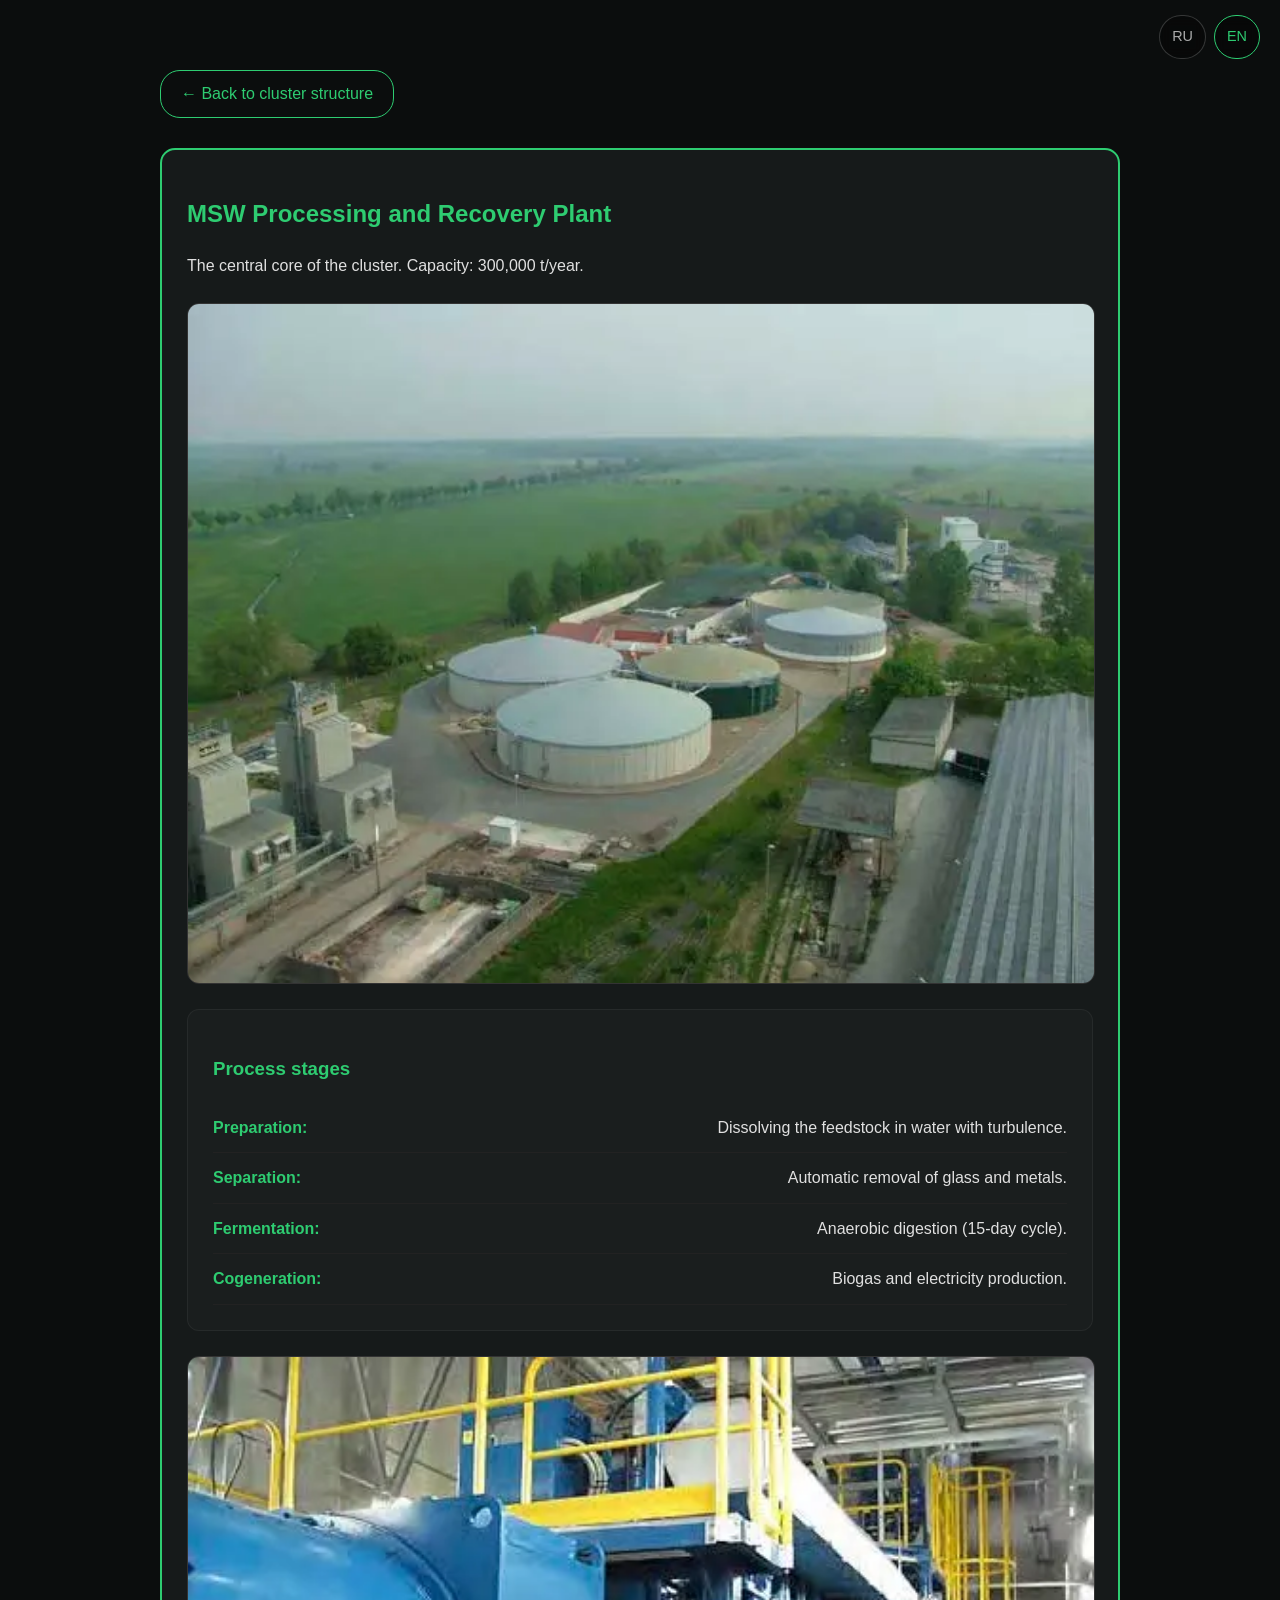
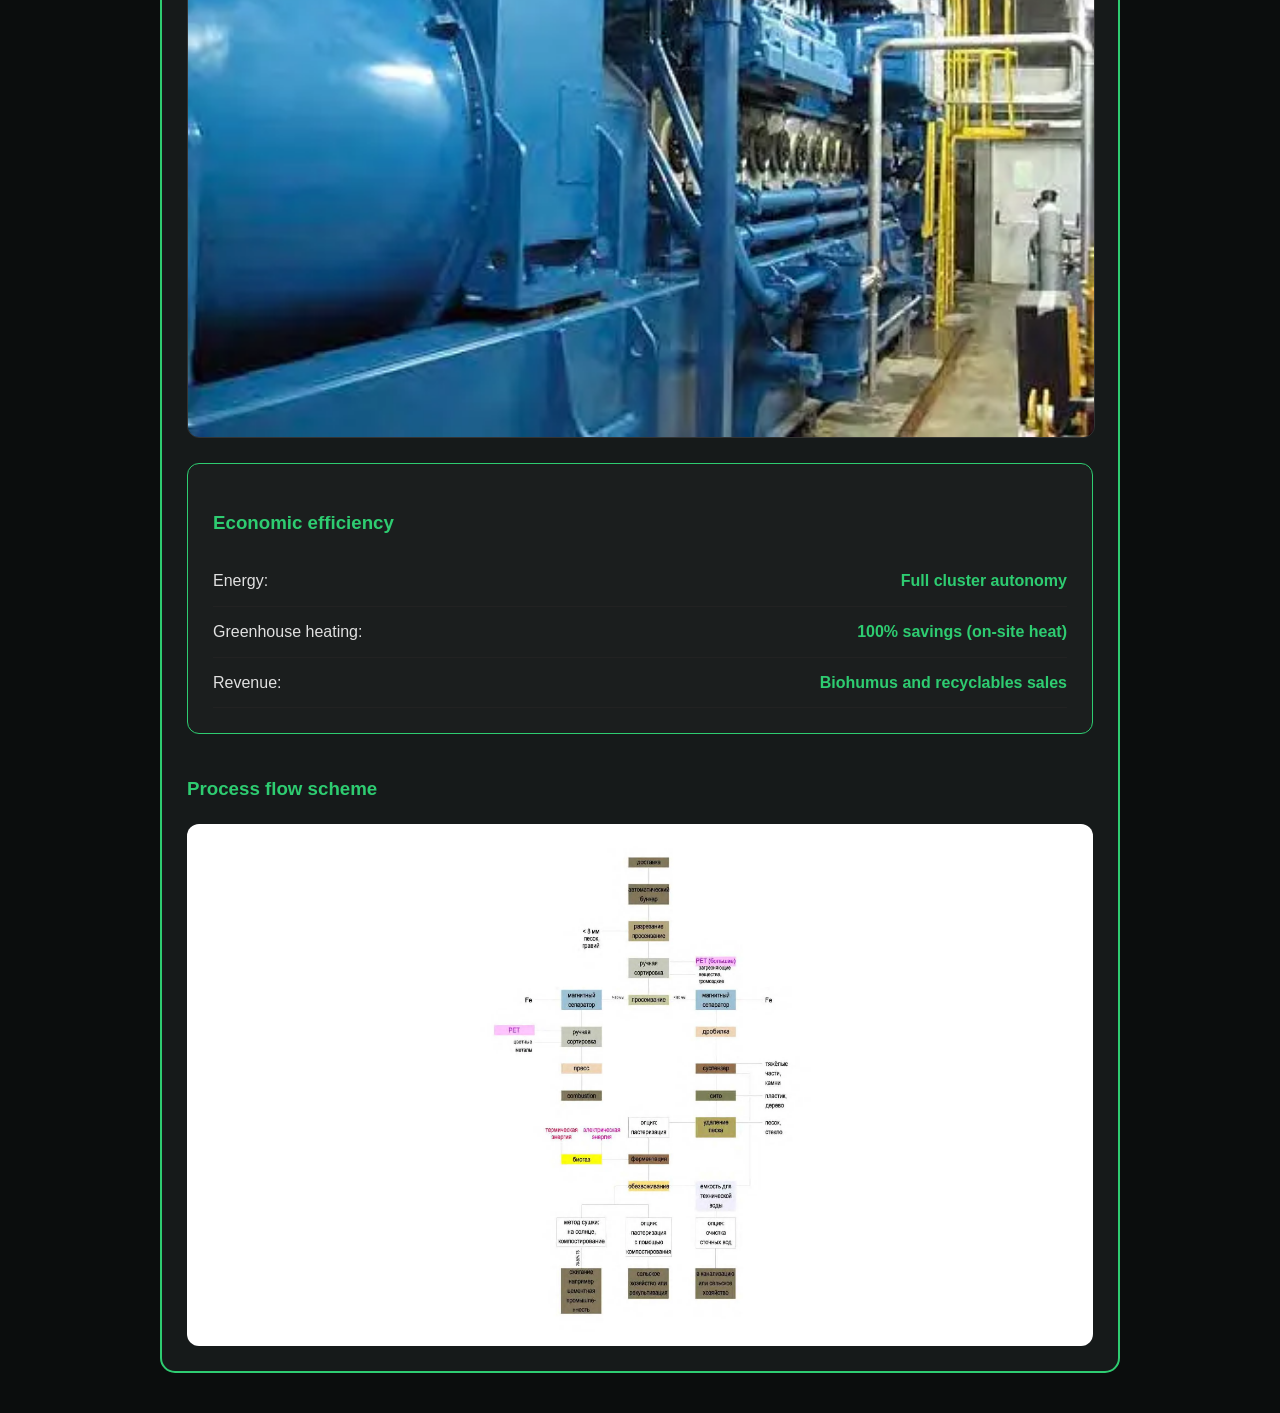
<file: en/plant.html>
<!DOCTYPE html>
<html lang="en">
<head>
    <meta charset="UTF-8">
    <meta name="viewport" content="width=device-width, initial-scale=1.0">
    <title>Methanation Plant | EcoCycle Technologies</title>
    <meta name="description" content="Converting MSW into biogas and electricity in 15 days. Sealed technology with no odor or noise.">
    <meta name="robots" content="index, follow, max-image-preview:large">
    <link rel="canonical" href="https://alexudm.github.io/ecocycle/en/plant.html">
    <link rel="alternate" hreflang="en" href="https://alexudm.github.io/ecocycle/en/plant.html">
    <link rel="alternate" hreflang="ru" href="https://alexudm.github.io/ecocycle/plant.html">
    <link rel="alternate" hreflang="x-default" href="https://alexudm.github.io/ecocycle/plant.html">
    <link rel="icon" type="image/x-icon" href="../favicon.ico">
    <link rel="stylesheet" href="../style.css">
</head>
<body>
    <header class="site-header">
        <nav class="lang-switch" aria-label="Language selection">
            <a href="../plant.html">RU</a>
            <a href="plant.html" class="active" aria-current="page">EN</a>
        </nav>
    </header>

    <main class="container page-detail">
        <a href="index.html" class="back-link">← Back to cluster structure</a>

        <article class="node theme-plant">
            <h1 class="page-title">MSW Processing and Recovery Plant</h1>
            <p>The central core of the cluster. Capacity: 300,000 t/year.</p>

            <div class="img-placeholder">
                <img src="../plant_reactors.webp" alt="Industrial complex of sealed bioreactors for anaerobic MSW processing" loading="lazy">
            </div>

            <div class="card">
                <h3>Process stages</h3>
                <ul class="spec-list">
                    <li><b>Preparation:</b> Dissolving the feedstock in water with turbulence.</li>
                    <li><b>Separation:</b> Automatic removal of glass and metals.</li>
                    <li><b>Fermentation:</b> Anaerobic digestion (15-day cycle).</li>
                    <li><b>Cogeneration:</b> Biogas and electricity production.</li>
                </ul>
            </div>

            <div class="img-placeholder img-placeholder-compact">
                <img src="../cogen_engine.webp" alt="Cogeneration unit producing electricity and heat from biogas" loading="lazy">
            </div>

            <div class="card card-accent-border">
                <h3>Economic efficiency</h3>
                <ul class="spec-list">
                    <li>Energy: <b>Full cluster autonomy</b></li>
                    <li>Greenhouse heating: <b>100% savings (on-site heat)</b></li>
                    <li>Revenue: <b>Biohumus and recyclables sales</b></li>
                </ul>
            </div>

            <h3 class="section-title">Process flow scheme</h3>
            <div class="card card-scheme">
                <img src="../flow_scheme.webp" alt="Process flow scheme: from MSW intake to biogas, electricity, and biohumus output" loading="lazy">
            </div>
        </article>
    </main>
    <script src="../script.js"></script>
</body>
</html>
</file>
<file: style.css>
/* ПЕРЕМЕННЫЕ И БАЗОВЫЕ НАСТРОЙКИ */
:root {
    --primary: #2ecc71;
    --accent: #3498db;
    --bg: #0b0d0d;
    --card: #161a1a;
    --text: #e0e0e0;
}

body {
    font-family: 'Segoe UI', Tahoma, Geneva, Verdana, sans-serif;
    margin: 0;
    background: var(--bg);
    color: var(--text);
    line-height: 1.6;
    display: flex;
    flex-direction: column;
    align-items: center;
    overflow-x: hidden;
}

/* ШАПКА И ПЕРЕКЛЮЧАТЕЛЬ ЯЗЫКА */
.site-header {
    position: fixed;
    top: 0;
    left: 0;
    right: 0;
    z-index: 100;
    display: flex;
    justify-content: flex-end;
    padding: 15px 20px;
    pointer-events: none;
}

.lang-switch {
    display: flex;
    gap: 8px;
    font-size: 0.9rem;
    pointer-events: auto;
}

.lang-switch a {
    padding: 6px 12px;
    min-height: 44px;
    box-sizing: border-box;
    display: inline-flex;
    align-items: center;
    border-radius: 999px;
    border: 1px solid rgba(255, 255, 255, 0.25);
    color: var(--text);
    text-decoration: none;
    opacity: 0.75;
    background: rgba(0, 0, 0, 0.35);
    backdrop-filter: blur(6px);
    transition: 0.25s ease;
}

.lang-switch a:hover {
    opacity: 1;
    transform: translateY(-1px);
}

.lang-switch a.active {
    border-color: var(--primary);
    color: var(--primary);
    opacity: 1;
}

.lang-switch a:focus-visible {
    outline: 2px solid var(--primary);
    outline-offset: 2px;
}

.container {
    max-width: 1000px;
    width: 100%;
    padding: 70px 20px 40px;
    text-align: center;
    box-sizing: border-box;
}

.page-detail {
    text-align: left;
}

/* ТИПОГРАФИКА */
.brand {
    margin: 0 0 10px;
    font-size: clamp(2.2rem, 6vw, 3.4rem);
    font-weight: 700;
    letter-spacing: 0.06em;
    color: var(--text);
    line-height: 1.1;
}

.page-title {
    color: var(--primary);
    margin-bottom: 20px;
}

.brand + .page-title {
    margin-top: 0;
    font-size: clamp(1.35rem, 3.2vw, 1.85rem);
    font-weight: 600;
}

.page-intro {
    max-width: 720px;
    margin: 0 auto 40px;
    opacity: 0.85;
    font-size: 1.05rem;
}

.section-title {
    color: var(--primary);
    margin-top: 40px;
}

/* СТРУКТУРА КЛАСТЕРА (УЗЛЫ И ЛИНИИ) */
.node {
    background: var(--card);
    border: 2px solid #333;
    border-radius: 15px;
    padding: 25px;
    margin: 0 auto;
    width: 100%;
    box-sizing: border-box;
    transition: transform 0.3s ease, box-shadow 0.3s ease;
}

.node-main {
    position: relative;
    border-color: var(--primary);
    border-width: 3px;
    box-shadow: 0 0 0 rgba(46, 204, 113, 0.4);
    animation: pulse 2.5s infinite;
}

.node-main-active {
    transform: scale(1);
}

.node-badge {
    position: absolute;
    top: -12px;
    left: 50%;
    transform: translateX(-50%);
    background: var(--bg);
    padding: 0 10px;
}

.node-badge small {
    color: var(--primary);
    font-weight: bold;
    letter-spacing: 1px;
}

.node-branch {
    max-width: 450px;
    min-height: 180px;
    display: flex;
    flex-direction: column;
    justify-content: center;
}

.theme-plant {
    border-color: var(--primary);
}

.theme-plant .page-title,
.theme-plant .section-title,
.theme-plant h3 {
    color: var(--primary);
}

.theme-plant .spec-list li b {
    color: var(--primary);
}

.theme-fish {
    border-color: var(--accent);
}

.theme-fish .page-title,
.theme-fish .section-title,
.theme-fish h3 {
    color: var(--accent);
}

.theme-fish .spec-list li b {
    color: var(--accent);
}

.theme-fish.fish-accent.active {
    box-shadow: 0 10px 40px rgba(52, 152, 219, 0.15);
}

.line {
    width: 2px;
    height: 40px;
    background: var(--primary);
    margin: 0 auto;
}

.branch-container {
    display: flex;
    justify-content: center;
    gap: 30px;
    margin-top: 20px;
    flex-wrap: wrap;
}

/* КНОПКИ И ССЫЛКИ */
.btn-more {
    display: inline-block;
    margin-top: 15px;
    padding: 12px 25px;
    min-height: 44px;
    box-sizing: border-box;
    border: 1px solid var(--primary);
    color: var(--primary);
    text-decoration: none;
    border-radius: 5px;
    transition: 0.3s;
    font-weight: 600;
}

.btn-more:hover {
    background: var(--primary);
    color: #000;
    transform: translateY(-2px);
}

.btn-more.btn-accent {
    border-color: var(--accent);
    color: var(--accent);
}

.btn-more.btn-accent:hover {
    background: var(--accent);
    color: #000;
}

.btn-more:focus-visible,
.back-link:focus-visible,
.contact-link:focus-visible {
    outline: 2px solid var(--primary);
    outline-offset: 3px;
}

.back-link {
    display: inline-block;
    color: var(--primary);
    text-decoration: none;
    border: 1px solid var(--primary);
    padding: 10px 20px;
    min-height: 44px;
    box-sizing: border-box;
    border-radius: 20px;
    margin-bottom: 30px;
    transition: 0.3s;
}

.back-link:hover {
    background: var(--primary);
    color: var(--bg);
    transform: translateX(-5px);
}

.back-link.back-accent {
    border-color: var(--accent);
    color: var(--accent);
}

.back-link.back-accent:hover {
    background: var(--accent);
    color: var(--bg);
}

.back-link.back-accent:focus-visible {
    outline-color: var(--accent);
}

/* КАРТОЧКИ И СПИСКИ ТЕХНОЛОГИЙ */
.card {
    background: rgba(255, 255, 255, 0.02);
    border-radius: 12px;
    padding: 25px;
    margin-top: 20px;
    border: 1px solid rgba(255, 255, 255, 0.05);
}

.card-highlight {
    background: rgba(46, 204, 113, 0.05);
}

.card-accent-border {
    border-color: var(--primary);
}

.card-stat {
    flex: 1;
    min-width: 200px;
    border-top: 3px solid var(--primary);
}

.card-scheme {
    background: #fff;
    padding: 10px;
    overflow-x: auto;
}

.card-scheme img {
    width: 100%;
    max-height: 500px;
    object-fit: contain;
    display: block;
}

.spec-list {
    list-style: none;
    padding: 0;
    margin: 0;
}

.spec-list li {
    border-bottom: 1px solid #222;
    padding: 12px 0;
    display: flex;
    justify-content: space-between;
    gap: 15px;
    align-items: center;
}

.spec-list li b {
    color: var(--primary);
}

/* ИЗОБРАЖЕНИЯ */
.img-placeholder {
    background: #222;
    border-radius: 12px;
    width: 100%;
    min-height: 250px;
    margin: 25px 0;
    overflow: hidden;
    border: 1px solid #333;
}

.img-placeholder-compact {
    min-height: 200px;
}

.img-placeholder-spaced {
    margin-top: 30px;
}

.cluster-diagram {
    margin: 0 auto 40px;
    max-width: 800px;
}

.cluster-diagram img {
    width: 100%;
    height: auto;
    max-height: 420px;
    object-fit: contain;
    border-radius: 12px;
    border: 1px solid #333;
}

.img-placeholder img {
    width: 100%;
    height: auto;
    display: block;
    transition: transform 0.5s ease;
}

.img-placeholder:hover img {
    transform: scale(1.03);
}

/* КОНТАКТЫ И ПОДВАЛ */
.contacts {
    margin-top: 80px;
    padding-top: 40px;
    border-top: 1px dashed #333;
    width: 100%;
}

.contacts h2 {
    color: var(--primary);
    margin-bottom: 20px;
}

.contact-links {
    display: flex;
    flex-direction: column;
    align-items: center;
    gap: 15px;
}

.contact-link {
    color: var(--text);
    text-decoration: none;
    transition: 0.3s;
}

.contact-link-email {
    font-size: 1.3rem;
    border-bottom: 1px solid var(--primary);
}

.contact-link-phone {
    font-size: 1.1rem;
    opacity: 0.7;
}

.contact-link:hover {
    opacity: 1;
    color: var(--primary);
}

.footer-copy {
    margin-top: 60px;
    font-size: 0.75rem;
    color: #444;
    letter-spacing: 2px;
    text-transform: uppercase;
}

/* АНИМАЦИИ */
.reveal,
.fade-in-up,
.brand.reveal {
    opacity: 0;
    transform: translateY(30px);
    transition: opacity 0.8s cubic-bezier(0.22, 1, 0.36, 1),
                transform 0.8s cubic-bezier(0.22, 1, 0.36, 1);
    transition-delay: var(--reveal-delay, 0ms);
}

.reveal.active,
.fade-in-up.active {
    opacity: 1;
    transform: translateY(0);
}

@keyframes pulse {
    0% { box-shadow: 0 0 0 0 rgba(46, 204, 113, 0.4); }
    70% { box-shadow: 0 0 0 20px rgba(46, 204, 113, 0); }
    100% { box-shadow: 0 0 0 0 rgba(46, 204, 113, 0); }
}

@media (prefers-reduced-motion: reduce) {
    .reveal,
    .fade-in-up {
        opacity: 1;
        transform: none;
        transition: none;
    }

    .node-main {
        animation: none;
    }

    .img-placeholder img {
        transition: none;
    }

    .img-placeholder:hover img {
        transform: none;
    }
}

/* АДАПТИВНОСТЬ */
@media (max-width: 768px) {
    .site-header {
        padding: 10px 12px;
    }

    .container {
        padding: 60px 15px 20px;
    }

    .page-title {
        margin-bottom: 16px;
        padding-right: 80px;
    }

    .brand {
        padding-right: 80px;
    }

    .page-intro {
        font-size: 1rem;
        margin-bottom: 30px;
    }

    .branch-container {
        flex-direction: column;
        gap: 20px;
    }

    .node {
        padding: 20px;
        max-width: 100% !important;
    }

    .node-branch {
        min-height: 160px;
    }

    .btn-more,
    .back-link {
        width: 100%;
        text-align: center;
    }

    .spec-list li {
        flex-direction: column;
        text-align: center;
        gap: 5px;
    }

    .cluster-diagram img {
        max-height: 280px;
    }

    .card-scheme img {
        max-height: 320px;
    }
}
</file>
